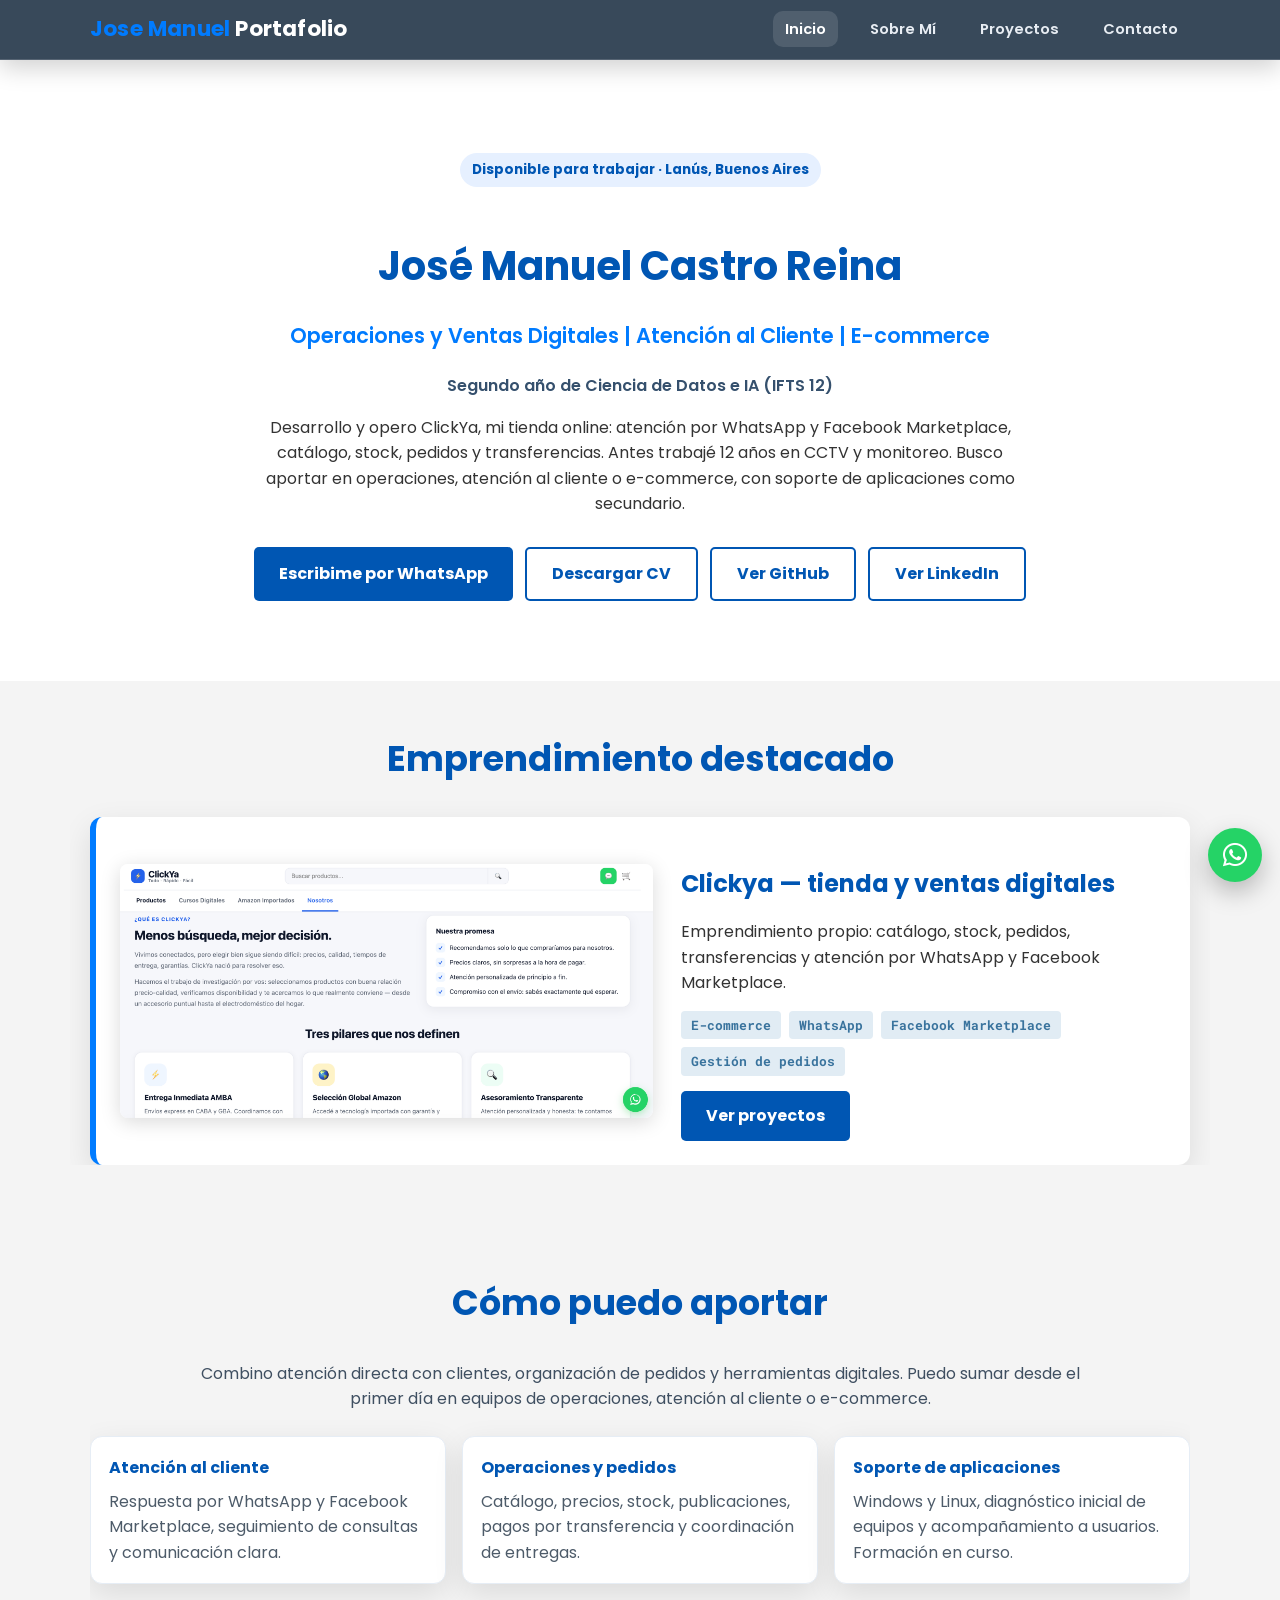
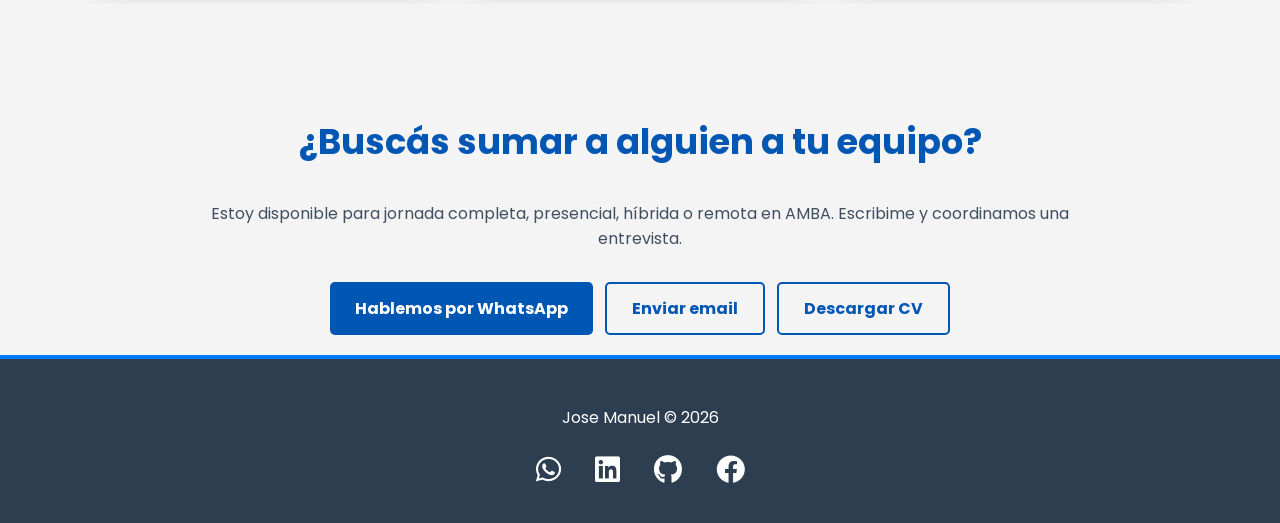
<file: index.html>
<!DOCTYPE html>
<html lang="es">
<head>
    <meta charset="UTF-8">
    <meta name="viewport" content="width=device-width, initial-scale=1.0">
    <link href="https://fonts.googleapis.com/css2?family=Poppins:wght@300;400;600;700&family=Roboto+Mono:wght@400;700&display=swap" rel="stylesheet">
    <link rel="stylesheet" href="https://cdnjs.cloudflare.com/ajax/libs/font-awesome/6.0.0-beta3/css/all.min.css">
    <link rel="stylesheet" href="css/normalize.css">
    <link rel="stylesheet" href="css/style.css">
    <meta name="description" content="José Manuel Castro Reina — Operaciones y Ventas Digitales, Atención al Cliente y E-commerce. ClickYa, WhatsApp, catálogo, stock y pedidos. Lanús, Buenos Aires.">
    <meta name="author" content="José Manuel Castro Reina">
    <meta property="og:type" content="website">
    <meta property="og:title" content="José Manuel Castro Reina | Operaciones y Ventas Digitales">
    <meta property="og:description" content="Operaciones y ventas digitales, atención al cliente y e-commerce. ClickYa, WhatsApp, catálogo, stock y pedidos.">
    <meta property="og:url" content="https://JoseManuel-TI.github.io/mi-portafolio/">
    <meta property="og:locale" content="es_AR">
    <meta property="og:image" content="https://JoseManuel-TI.github.io/mi-portafolio/img/img_sistema_reventas.png">
    <meta property="og:image:alt" content="Clickya, tienda online y ventas digitales">
    <meta name="twitter:card" content="summary_large_image">
    <meta name="twitter:title" content="José Manuel Castro Reina | Operaciones y Ventas Digitales">
    <meta name="twitter:description" content="Operaciones y ventas digitales, atención al cliente y e-commerce. ClickYa, WhatsApp, catálogo, stock y pedidos.">
    <link rel="canonical" href="https://JoseManuel-TI.github.io/mi-portafolio/">
    <script type="application/ld+json">
    {
      "@context": "https://schema.org",
      "@type": "Person",
      "name": "José Manuel Castro Reina",
      "jobTitle": "Operaciones y Ventas Digitales | Atención al Cliente | E-commerce",
      "url": "https://JoseManuel-TI.github.io/mi-portafolio/",
      "email": "mailto:jcmanueldj@gmail.com",
      "telephone": "+54-9-11-2626-8359",
      "address": {
        "@type": "PostalAddress",
        "addressLocality": "Lanús Este",
        "addressRegion": "Buenos Aires",
        "addressCountry": "AR"
      },
      "sameAs": [
        "https://www.linkedin.com/in/josemanuell/",
        "https://github.com/JoseManuel-TI"
      ],
      "knowsAbout": [
        "Atención al cliente",
        "Ventas digitales",
        "E-commerce",
        "Gestión de pedidos",
        "WhatsApp",
        "Facebook Marketplace",
        "Soporte de aplicaciones"
      ]
    }
    </script>
    <title>José Manuel Castro Reina | Operaciones y Ventas Digitales</title>
</head>
<body>
    <header>
        <div class="container">
            <div id="branding">
                <a href="index.html"><span class="highlight">Jose Manuel</span> Portafolio</a>
            </div>
            <nav class="navigation"> 
                <button class="nav-toggle" type="button" aria-expanded="false" aria-label="Abrir menú" aria-controls="site-menu">
                    <span></span>
                    <span></span>
                    <span></span>
                </button>
                <ul id="site-menu">
                    <li class="current"><a href="index.html">Inicio</a></li>
                    <li><a href="sobremi.html">Sobre Mí</a></li>
                    <li><a href="proyectos.html">Proyectos</a></li>
                    <li><a href="contacto.html">Contacto</a></li>
                </ul>
            </nav>
        </div>
    </header>

    <main>
        <section class="hero">
            <div class="container">
                <p class="eyebrow">Disponible para trabajar · Lanús, Buenos Aires</p>
                <h1>José Manuel Castro Reina</h1>
                <p class="subtitle">Operaciones y Ventas Digitales | Atención al Cliente | E-commerce</p>
                <p class="study-line">Segundo año de Ciencia de Datos e IA (IFTS 12)</p>
                <p class="hero-copy">Desarrollo y opero ClickYa, mi tienda online: atención por WhatsApp y Facebook Marketplace, catálogo, stock, pedidos y transferencias. Antes trabajé 12 años en CCTV y monitoreo. Busco aportar en operaciones, atención al cliente o e-commerce, con soporte de aplicaciones como secundario.</p>
                <div class="hero-actions">
                    <a href="https://wa.me/5491126268359?text=Hola%20Jos%C3%A9%2C%20vi%20tu%20portafolio%20y%20quiero%20consultarte%20por%20una%20oportunidad%20en%20operaciones%2C%20atenci%C3%B3n%20al%20cliente%20o%20e-commerce." class="btn btn-primary" target="_blank" rel="noopener">Escribime por WhatsApp</a>
                    <a href="JoseManuel-CV.pdf" class="btn btn-secondary" download>Descargar CV</a>
                    <a href="https://github.com/JoseManuel-TI" class="btn btn-secondary" target="_blank" rel="noopener">Ver GitHub</a>
                    <a href="https://www.linkedin.com/in/josemanuell/" class="btn btn-secondary" target="_blank" rel="noopener">Ver LinkedIn</a>
                </div>
            </div>
        </section>

        <section id="proyectos" class="container highlight-project">
            <h2 class="section-title">Emprendimiento destacado</h2>
            <div class="project-card">
                <img class="project-demo" src="img/img_sistema_reventas.png" alt="Clickya, tienda online y ventas digitales">
                <div class="project-highlight-content">
                    <h3>Clickya — tienda y ventas digitales</h3>
                    <p>Emprendimiento propio: catálogo, stock, pedidos, transferencias y atención por WhatsApp y Facebook Marketplace.</p>
                    <div class="tech-tags">
                        <span>E-commerce</span>
                        <span>WhatsApp</span>
                        <span>Facebook Marketplace</span>
                        <span>Gestión de pedidos</span>
                    </div>
                    <a href="proyectos.html" class="btn btn-primary">Ver proyectos</a>
                </div>
            </div>
        </section>

        <section id="aporte" class="container about-me-section">
            <h2 class="section-title">Cómo puedo aportar</h2>
            <p class="about-lead">Combino atención directa con clientes, organización de pedidos y herramientas digitales. Puedo sumar desde el primer día en equipos de operaciones, atención al cliente o e-commerce.</p>
            <div class="contribution-grid">
                <article class="value-item">
                    <h4>Atención al cliente</h4>
                    <p>Respuesta por WhatsApp y Facebook Marketplace, seguimiento de consultas y comunicación clara.</p>
                </article>
                <article class="value-item">
                    <h4>Operaciones y pedidos</h4>
                    <p>Catálogo, precios, stock, publicaciones, pagos por transferencia y coordinación de entregas.</p>
                </article>
                <article class="value-item">
                    <h4>Soporte de aplicaciones</h4>
                    <p>Windows y Linux, diagnóstico inicial de equipos y acompañamiento a usuarios. Formación en curso.</p>
                </article>
            </div>
        </section>

        <section class="container about-me-section">
            <h2 class="section-title">¿Buscás sumar a alguien a tu equipo?</h2>
            <p class="about-lead">Estoy disponible para jornada completa, presencial, híbrida o remota en AMBA. Escribime y coordinamos una entrevista.</p>
            <div class="hero-actions">
                <a href="https://wa.me/5491126268359?text=Hola%20Jos%C3%A9%2C%20vi%20tu%20portafolio%20y%20quiero%20consultarte%20por%20una%20oportunidad%20en%20operaciones%2C%20atenci%C3%B3n%20al%20cliente%20o%20e-commerce." class="btn btn-primary" target="_blank" rel="noopener">Hablemos por WhatsApp</a>
                <a href="mailto:jcmanueldj@gmail.com?subject=Oportunidad%20en%20operaciones%20%2F%20atenci%C3%B3n%20al%20cliente" class="btn btn-secondary">Enviar email</a>
                <a href="JoseManuel-CV.pdf" class="btn btn-secondary" download>Descargar CV</a>
            </div>
        </section>
    </main>

    <footer>
        <div class="container">
            <p>Jose Manuel &copy; 2026</p>
            <div class="social-icons">
                <a href="https://wa.me/5491126268359" target="_blank" rel="noopener" aria-label="WhatsApp">
                    <i class="fab fa-whatsapp"></i>
                </a>
                <a href="https://www.linkedin.com/in/josemanuell/" target="_blank" rel="noopener" aria-label="LinkedIn">
                    <i class="fab fa-linkedin"></i>
                </a>
                <a href="https://github.com/JoseManuel-TI" target="_blank" rel="noopener" aria-label="GitHub">
                    <i class="fab fa-github"></i>
                </a>
                <a href="https://www.facebook.com/profile.php?id=61586105055388" target="_blank" rel="noopener" aria-label="Facebook">
                    <i class="fab fa-facebook"></i>
                </a>
            </div>
        </div>
    </footer>

    <a class="whatsapp-float" href="https://wa.me/5491126268359" target="_blank" rel="noopener" aria-label="Escribime por WhatsApp"><i class="fab fa-whatsapp"></i></a>
    <script src="js/script.js"></script>
</body>
</html>
</file>
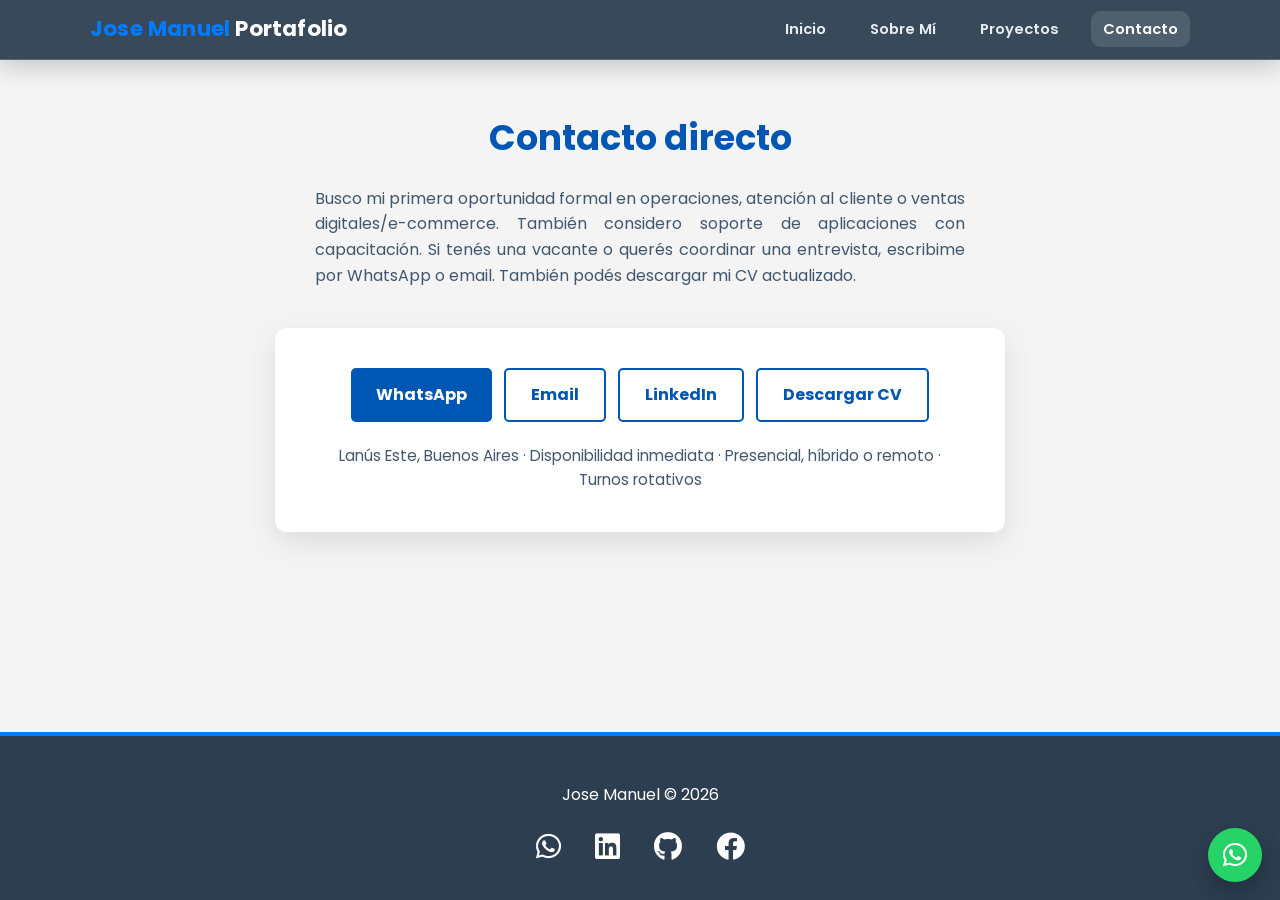
<file: contacto.html>
<!DOCTYPE html>
<html lang="es">
<head>
    <meta charset="UTF-8">
    <meta name="viewport" content="width=device-width, initial-scale=1.0">
    <link href="https://fonts.googleapis.com/css2?family=Poppins:wght@300;400;600;700&family=Roboto+Mono:wght@400;700&display=swap" rel="stylesheet">
    <link rel="stylesheet" href="https://cdnjs.cloudflare.com/ajax/libs/font-awesome/6.0.0-beta3/css/all.min.css">
    <link rel="stylesheet" href="css/normalize.css">
    <link rel="stylesheet" href="css/style.css">
    <meta name="description" content="Contacto de José Manuel Castro Reina para oportunidades en operaciones, atención al cliente y ventas digitales/e-commerce en Buenos Aires.">
    <meta property="og:type" content="website">
    <meta property="og:title" content="Contacto | José Manuel Castro Reina">
    <meta property="og:description" content="Hablemos por WhatsApp o email para oportunidades en operaciones, atención al cliente o e-commerce.">
    <meta property="og:url" content="https://JoseManuel-TI.github.io/mi-portafolio/contacto.html">
    <meta property="og:image" content="https://JoseManuel-TI.github.io/mi-portafolio/img/img_sistema_reventas.png">
    <link rel="canonical" href="https://JoseManuel-TI.github.io/mi-portafolio/contacto.html">
    <title>Contacto | José Manuel Castro Reina</title>
</head>
<body>
    <header>
        <div class="container">
            <div id="branding">
                <a href="index.html"><span class="highlight">Jose Manuel</span> Portafolio</a>
            </div>
            <nav class="navigation">
                <button class="nav-toggle" type="button" aria-expanded="false" aria-label="Abrir menú" aria-controls="site-menu">
                    <span></span>
                    <span></span>
                    <span></span>
                </button>
                <ul id="site-menu">
                    <li><a href="index.html">Inicio</a></li>
                    <li><a href="sobremi.html">Sobre Mí</a></li>
                    <li><a href="proyectos.html">Proyectos</a></li>
                    <li class="current"><a href="contacto.html">Contacto</a></li>
                </ul>
            </nav>
        </div>
    </header>

    <section id="contact" class="container">
        <h1 class="section-title">Contacto directo</h1>
        <p class="contact-lead">
            Busco mi primera oportunidad formal en operaciones, atención al cliente o ventas digitales/e-commerce. También considero soporte de aplicaciones con capacitación. Si tenés una vacante o querés coordinar una entrevista, escribime por WhatsApp o email. También podés descargar mi CV actualizado.
        </p>

        <div class="contact-card">
            <div class="contact-links">
                <a class="btn btn-primary" href="https://wa.me/5491126268359?text=Hola%20Jos%C3%A9%2C%20vi%20tu%20portafolio%20y%20quiero%20consultarte%20por%20una%20oportunidad%20en%20operaciones%2C%20atenci%C3%B3n%20al%20cliente%20o%20e-commerce." target="_blank" rel="noopener">WhatsApp</a>
                <a class="btn btn-secondary" href="mailto:jcmanueldj@gmail.com?subject=Oportunidad%20en%20operaciones%20%2F%20atenci%C3%B3n%20al%20cliente">Email</a>
                <a class="btn btn-secondary" href="https://www.linkedin.com/in/josemanuell/" target="_blank" rel="noopener">LinkedIn</a>
                <a class="btn btn-secondary" href="JoseManuel-CV.pdf" download>Descargar CV</a>
            </div>
            <p class="contact-meta">Lanús Este, Buenos Aires · Disponibilidad inmediata · Presencial, híbrido o remoto · Turnos rotativos</p>
        </div>
    </section>

    <footer>
        <div class="container">
            <p>Jose Manuel &copy; 2026</p>
            <div class="social-icons">
                <a href="https://wa.me/5491126268359" target="_blank" rel="noopener" aria-label="WhatsApp">
                    <i class="fab fa-whatsapp"></i>
                </a>
                <a href="https://www.linkedin.com/in/josemanuell/" target="_blank" rel="noopener" aria-label="LinkedIn">
                    <i class="fab fa-linkedin"></i>
                </a>
                <a href="https://github.com/JoseManuel-TI" target="_blank" rel="noopener" aria-label="GitHub">
                    <i class="fab fa-github"></i>
                </a>
                <a href="https://www.facebook.com/profile.php?id=61586105055388" target="_blank" rel="noopener" aria-label="Facebook">
                    <i class="fab fa-facebook"></i>
                </a>
            </div>
        </div>
    </footer>

    <a class="whatsapp-float" href="https://wa.me/5491126268359" target="_blank" rel="noopener" aria-label="Escribime por WhatsApp"><i class="fab fa-whatsapp"></i></a>
    <script src="js/script.js"></script>
</body>
</html>
</file>
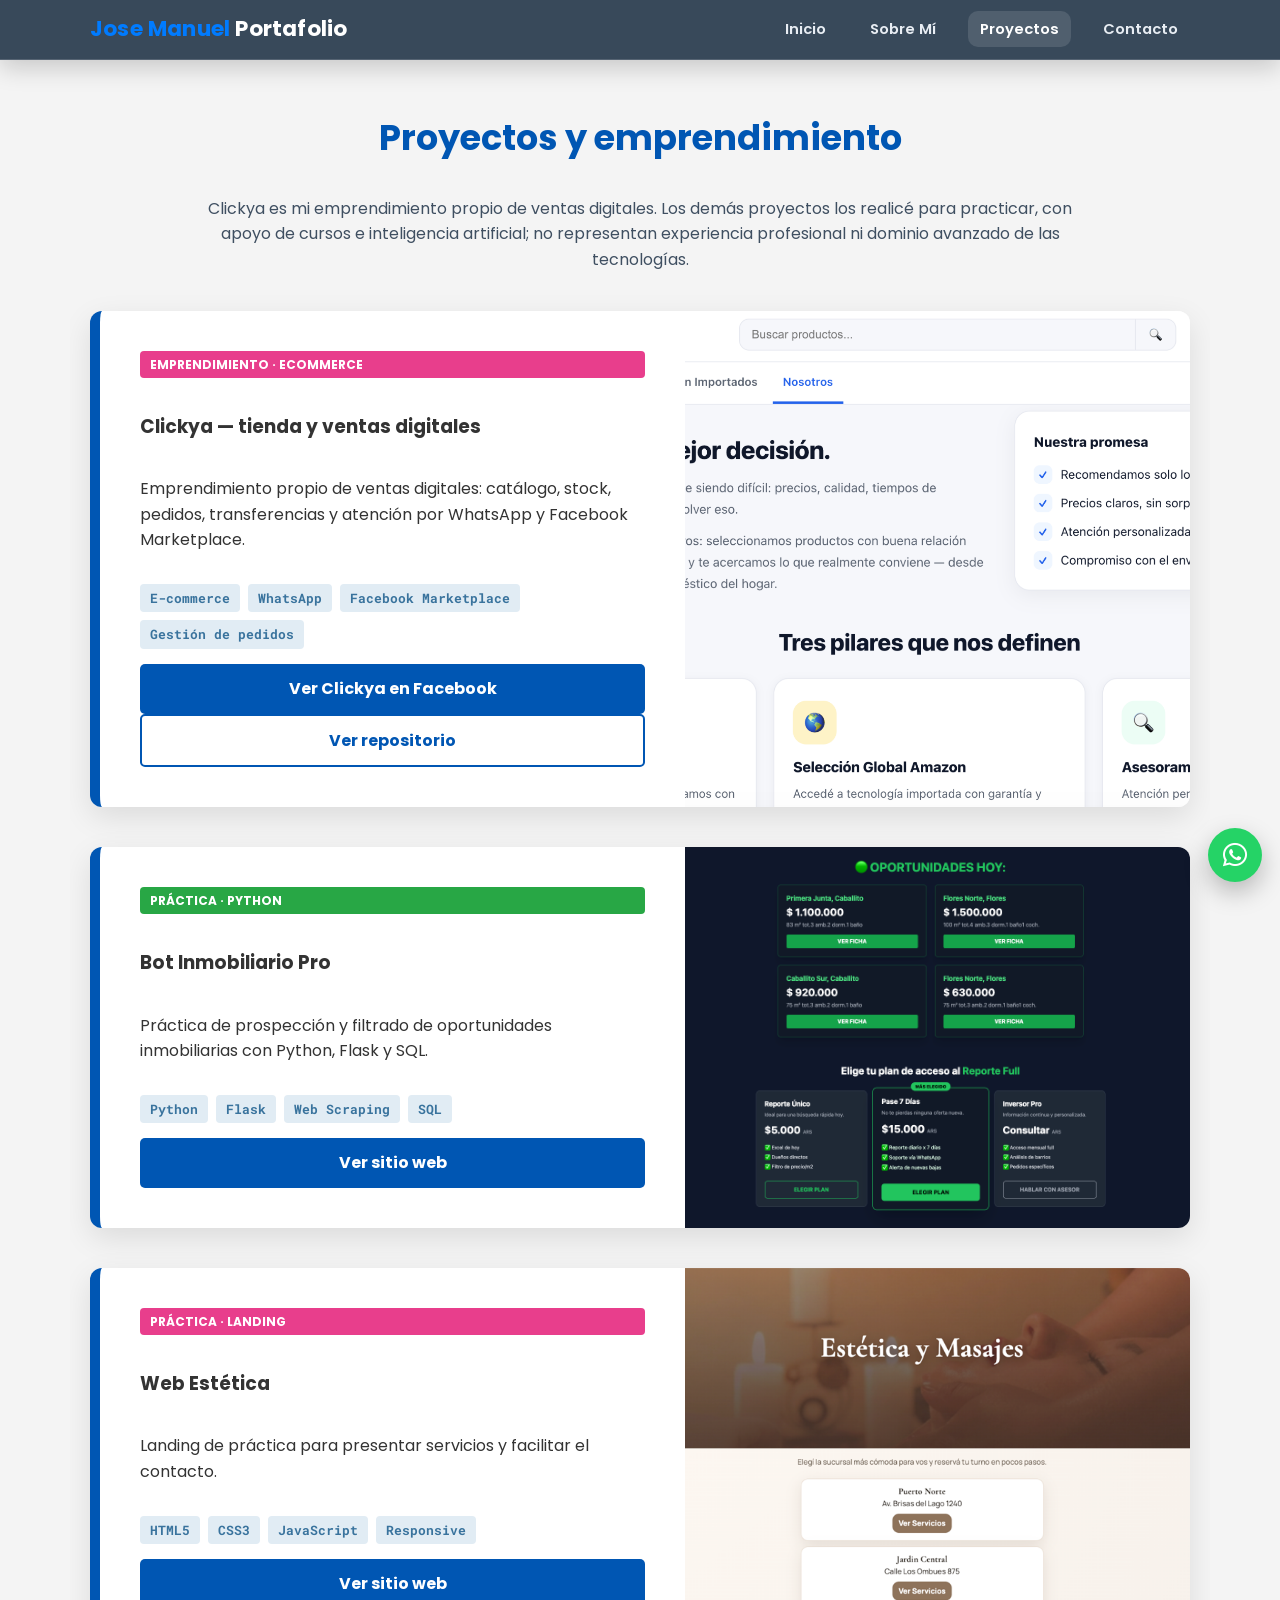
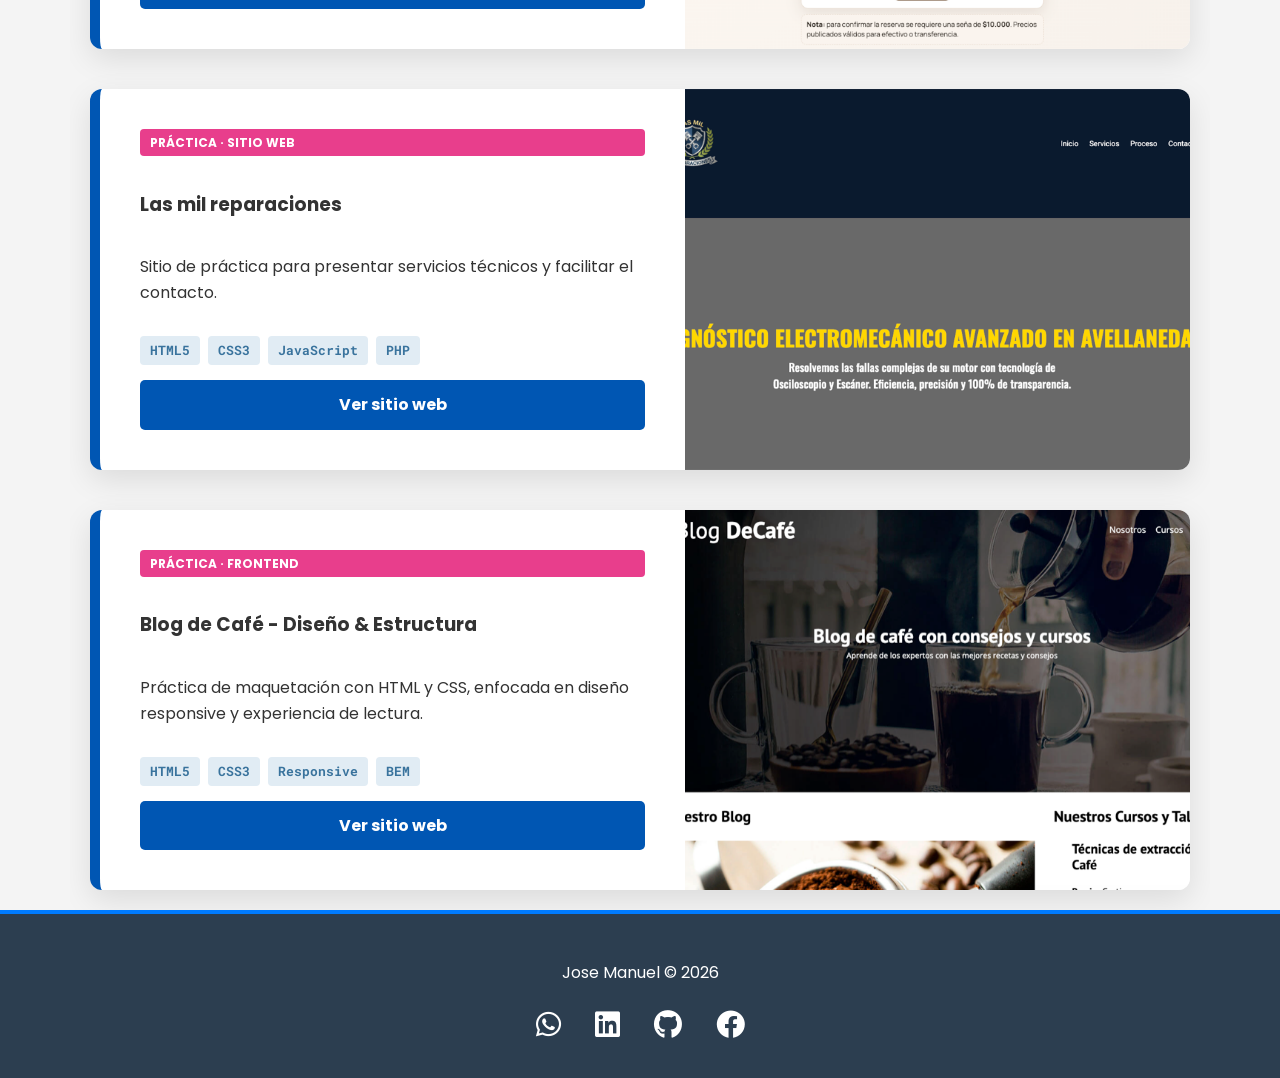
<file: proyectos.html>
<!DOCTYPE html>
<html lang="es">
<head>
    <meta charset="UTF-8">
    <meta name="viewport" content="width=device-width, initial-scale=1.0">
    <link href="https://fonts.googleapis.com/css2?family=Poppins:wght@300;400;600;700&family=Roboto+Mono:wght@400;700&display=swap" rel="stylesheet">
    <link rel="stylesheet" href="https://cdnjs.cloudflare.com/ajax/libs/font-awesome/6.0.0-beta3/css/all.min.css">
    <link rel="stylesheet" href="css/normalize.css">
    <link rel="stylesheet" href="css/style.css">
    <meta name="description" content="Proyectos y emprendimiento de José Manuel Castro Reina: ClickYa (ventas digitales), Python, Flask, FastAPI, SQL y frontend básico.">
    <meta property="og:type" content="website">
    <meta property="og:title" content="Proyectos | José Manuel Castro Reina">
    <meta property="og:description" content="ClickYa y proyectos de aprendizaje: ventas digitales, Python, Flask, FastAPI, SQL y frontend.">
    <meta property="og:url" content="https://JoseManuel-TI.github.io/mi-portafolio/proyectos.html">
    <meta property="og:image" content="https://JoseManuel-TI.github.io/mi-portafolio/img/img_sistema_reventas.png">
    <link rel="canonical" href="https://JoseManuel-TI.github.io/mi-portafolio/proyectos.html">
    <title>Proyectos | José Manuel Castro Reina</title>
</head>
<body>
    <header>
        <div class="container">
            <div id="branding">
                <a href="index.html"><span class="highlight">Jose Manuel</span> Portafolio</a>
            </div>
            <nav class="navigation">
                <button class="nav-toggle" type="button" aria-expanded="false" aria-label="Abrir menú" aria-controls="site-menu">
                    <span></span>
                    <span></span>
                    <span></span>
                </button>
                <ul id="site-menu">
                    <li><a href="index.html">Inicio</a></li>
                    <li><a href="sobremi.html">Sobre Mí</a></li>
                    <li class="current"><a href="proyectos.html">Proyectos</a></li>
                    <li><a href="contacto.html">Contacto</a></li>
                </ul>
            </nav>
        </div>
    </header>

    <main>
        <section id="projects" class="container">
            <h1 class="section-title">Proyectos y emprendimiento</h1>
            <p class="about-lead">Clickya es mi emprendimiento propio de ventas digitales. Los demás proyectos los realicé para practicar, con apoyo de cursos e inteligencia artificial; no representan experiencia profesional ni dominio avanzado de las tecnologías.</p>
            
            <div class="projects-list-unified">
                
                <div class="project-card-row">
                <div class="project-content">
                    <span class="tag tag-web">EMPRENDIMIENTO · ECOMMERCE</span>
                    <h3>Clickya — tienda y ventas digitales</h3>
                    <p>Emprendimiento propio de ventas digitales: catálogo, stock, pedidos, transferencias y atención por WhatsApp y Facebook Marketplace.</p>
                    <div class="tech-tags">
                        <span>E-commerce</span> <span>WhatsApp</span> <span>Facebook Marketplace</span> <span>Gestión de pedidos</span>
                    </div>
                    <a href="https://www.facebook.com/profile.php?id=61592346491700&amp;locale=es_LA" class="btn btn-primary" target="_blank" rel="noopener">Ver Clickya en Facebook</a>
                    <a href="https://github.com/JoseManuel-TI/sistema-reventa" class="btn btn-secondary" target="_blank" rel="noopener">Ver repositorio</a>
                </div>
                <div class="project-image-container">
                    <img src="img/img_sistema_reventas.png" alt="Clickya, tienda online y ventas digitales">
                </div>
            </div>

            <div class="project-card-row">
                <div class="project-content">
                    <span class="tag tag-ia">PRÁCTICA · PYTHON</span>
                    <h3>Bot Inmobiliario Pro</h3>
                    <p>Práctica de prospección y filtrado de oportunidades inmobiliarias con Python, Flask y SQL.</p>
                    <div class="tech-tags">
                        <span>Python</span> <span>Flask</span> <span>Web Scraping</span> <span>SQL</span>
                    </div>
                    <a href="https://bot-inmobiliario-pro.onrender.com/" class="btn btn-primary" target="_blank" rel="noopener">Ver sitio web</a>
                </div>
                <div class="project-image-container">
                    <img src="img/AppInmobiliaria.png" alt="App Inmobiliaria">
                </div>
            </div>

            <div class="project-card-row">
                <div class="project-content">
                    <span class="tag tag-web">PRÁCTICA · LANDING</span>
                    <h3>Web Estética</h3>
                    <p>Landing de práctica para presentar servicios y facilitar el contacto.</p>
                    <div class="tech-tags">
                        <span>HTML5</span> <span>CSS3</span> <span>JavaScript</span> <span>Responsive</span>
                    </div>
                    <a href="https://web-estetica.onrender.com/" class="btn btn-primary" target="_blank" rel="noopener">Ver sitio web</a>
                </div>
                <div class="project-image-container">
                    <img src="img/esteti.png" alt="web-estetica">
                </div>
            </div>

            <div class="project-card-row">
                <div class="project-content">
                    <span class="tag tag-web">PRÁCTICA · SITIO WEB</span>
                    <h3>Las mil reparaciones</h3>
                    <p>Sitio de práctica para presentar servicios técnicos y facilitar el contacto.</p>
                    <div class="tech-tags">
                        <span>HTML5</span> <span>CSS3</span> <span>JavaScript</span> <span>PHP</span>
                    </div>
                    <a href="https://lasmilreparaciones.netlify.app/" class="btn btn-primary" target="_blank" rel="noopener">Ver sitio web</a>
                </div>
                <div class="project-image-container">
                    <img src="img/lasmil.png" alt="Las Mil Reparaciones">
                </div>
            </div>

            <div class="project-card-row">
              <div class="project-content">
                  <span class="tag tag-web">PRÁCTICA · FRONTEND</span>
                  <h3>Blog de Café - Diseño & Estructura</h3>
                  <p>Práctica de maquetación con HTML y CSS, enfocada en diseño responsive y experiencia de lectura.</p>
                  <div class="tech-tags">
                      <span>HTML5</span> <span>CSS3</span> <span>Responsive</span> <span>BEM</span>
                  </div>
                  <a href="https://JoseManuel-TI.github.io/blogdecafe/" class="btn btn-primary" target="_blank" rel="noopener">Ver sitio web</a>
              </div>
              <div class="project-image-container">
                  <img src="img/proyecto-1.png" alt="Blog de Cafe">
              </div>
            </div>

            </div>
        </section>
    </main>

    <footer>
        <div class="container">
            <p>Jose Manuel &copy; 2026</p>
            <div class="social-icons">
                <a href="https://wa.me/5491126268359" target="_blank" rel="noopener" aria-label="WhatsApp">
                    <i class="fab fa-whatsapp"></i>
                </a>
                <a href="https://www.linkedin.com/in/josemanuell/" target="_blank" rel="noopener" aria-label="LinkedIn">
                    <i class="fab fa-linkedin"></i>
                </a>
                <a href="https://github.com/JoseManuel-TI" target="_blank" rel="noopener" aria-label="GitHub">
                    <i class="fab fa-github"></i>
                </a>
                <a href="https://www.facebook.com/profile.php?id=61586105055388" target="_blank" rel="noopener" aria-label="Facebook">
                    <i class="fab fa-facebook"></i>
                </a>
            </div>
        </div>
    </footer>

    <a class="whatsapp-float" href="https://wa.me/5491126268359" target="_blank" rel="noopener" aria-label="Escribime por WhatsApp"><i class="fab fa-whatsapp"></i></a>
    <script src="js/script.js"></script>
</body>
</html>
</file>
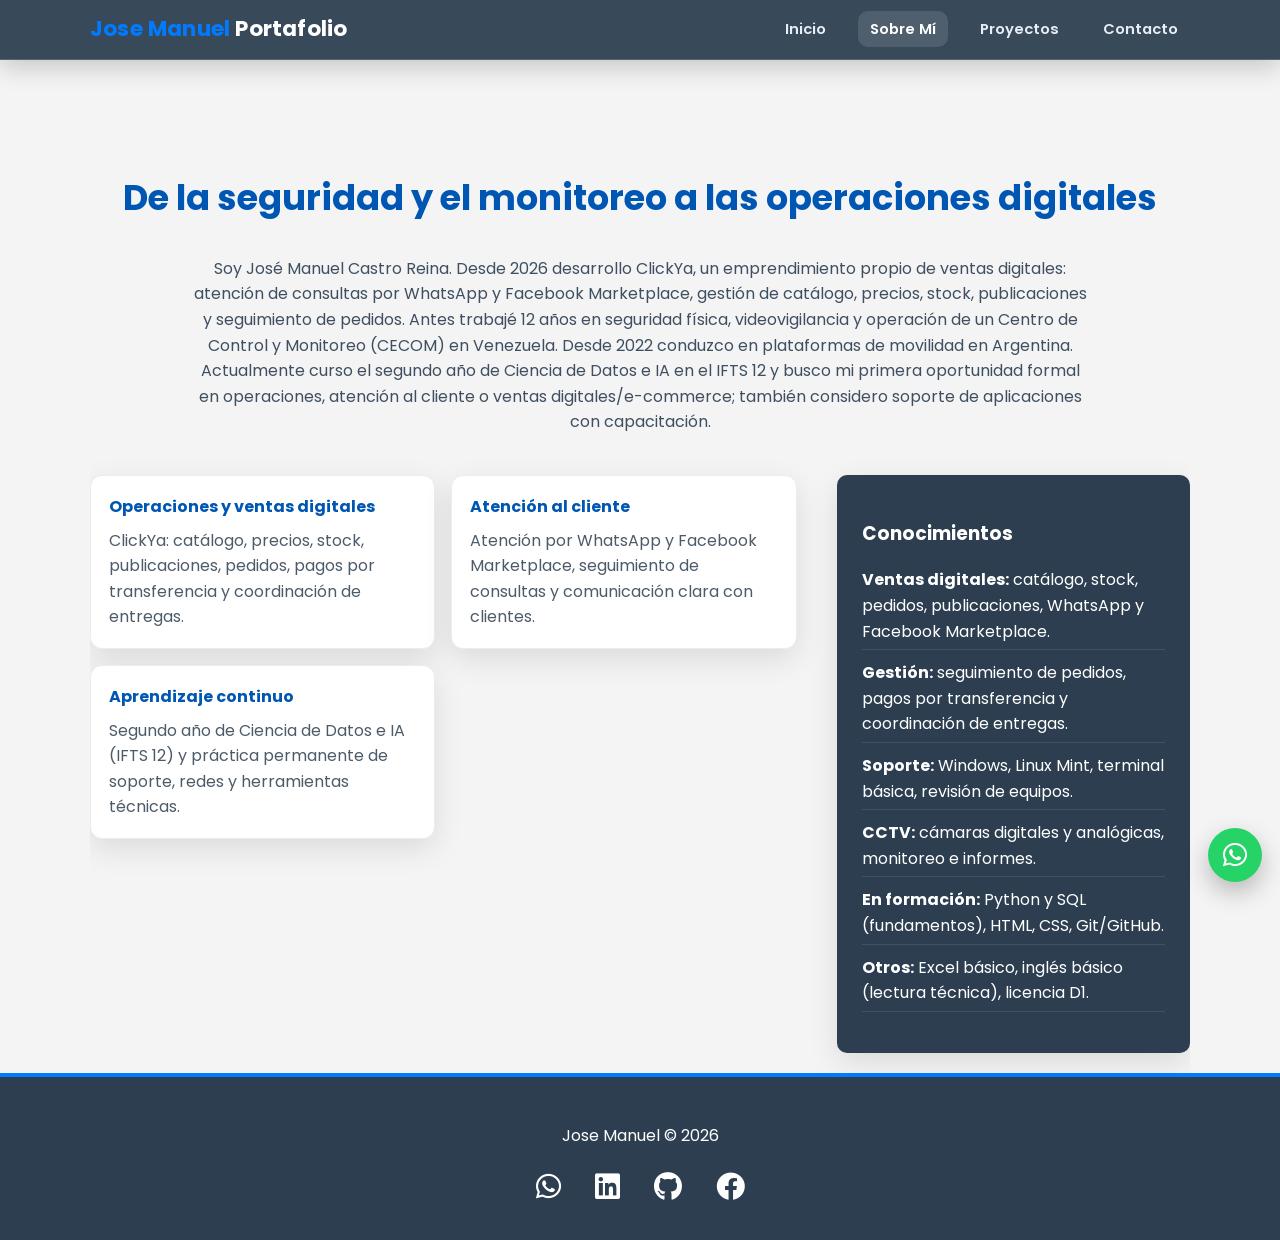
<file: sobremi.html>
<!DOCTYPE html>
<html lang="es">
<head>
    <meta charset="UTF-8">
    <meta name="viewport" content="width=device-width, initial-scale=1.0">
    <link href="https://fonts.googleapis.com/css2?family=Poppins:wght@300;400;600;700&family=Roboto+Mono:wght@400;700&display=swap" rel="stylesheet">
    <link rel="stylesheet" href="https://cdnjs.cloudflare.com/ajax/libs/font-awesome/6.0.0-beta3/css/all.min.css">
    <link rel="stylesheet" href="css/normalize.css">
    <link rel="stylesheet" href="css/style.css">
    <meta name="description" content="Perfil de José Manuel Castro Reina: operaciones y ventas digitales, atención al cliente, e-commerce, CCTV y soporte de aplicaciones en formación.">
    <meta property="og:type" content="profile">
    <meta property="og:title" content="Sobre mí | José Manuel Castro Reina">
    <meta property="og:description" content="Operaciones y ventas digitales, atención al cliente, e-commerce y soporte de aplicaciones.">
    <meta property="og:url" content="https://JoseManuel-TI.github.io/mi-portafolio/sobremi.html">
    <meta property="og:image" content="https://JoseManuel-TI.github.io/mi-portafolio/img/img_sistema_reventas.png">
    <link rel="canonical" href="https://JoseManuel-TI.github.io/mi-portafolio/sobremi.html">
    <title>Sobre mí | José Manuel Castro Reina</title>
</head>
<body>
    <header>
        <div class="container">
            <div id="branding">
                <a href="index.html"><span class="highlight">Jose Manuel</span> Portafolio</a>
            </div>
            <nav class="navigation">
                <button class="nav-toggle" type="button" aria-expanded="false" aria-label="Abrir menú" aria-controls="site-menu">
                    <span></span>
                    <span></span>
                    <span></span>
                </button>
                <ul id="site-menu">
                    <li><a href="index.html">Inicio</a></li>
                    <li class="current"><a href="sobremi.html">Sobre Mí</a></li>
                    <li><a href="proyectos.html">Proyectos</a></li>
                    <li><a href="contacto.html">Contacto</a></li>
                </ul>
            </nav>
        </div>
    </header>

    <main>
        <section class="container about-me-section">
            <!-- <p class="eyebrow">Sobre mí</p> -->
            <h1 class="section-title">De la seguridad y el monitoreo a las operaciones digitales</h1>

            <p class="about-lead">
                Soy José Manuel Castro Reina. Desde 2026 desarrollo ClickYa, un emprendimiento propio de ventas digitales: atención de consultas por WhatsApp y Facebook Marketplace, gestión de catálogo, precios, stock, publicaciones y seguimiento de pedidos. Antes trabajé 12 años en seguridad física, videovigilancia y operación de un Centro de Control y Monitoreo (CECOM) en Venezuela. Desde 2022 conduzco en plataformas de movilidad en Argentina. Actualmente curso el segundo año de Ciencia de Datos e IA en el IFTS 12 y busco mi primera oportunidad formal en operaciones, atención al cliente o ventas digitales/e-commerce; también considero soporte de aplicaciones con capacitación.
            </p>

            <div class="about-grid">
                <div class="about-text">
                    <div class="values-grid">
                        <article class="value-item">
                            <h4>Operaciones y ventas digitales</h4>
                            <p>ClickYa: catálogo, precios, stock, publicaciones, pedidos, pagos por transferencia y coordinación de entregas.</p>
                        </article>
                        <article class="value-item">
                            <h4>Atención al cliente</h4>
                            <p>Atención por WhatsApp y Facebook Marketplace, seguimiento de consultas y comunicación clara con clientes.</p>
                        </article>
                        <article class="value-item">
                            <h4>Aprendizaje continuo</h4>
                            <p>Segundo año de Ciencia de Datos e IA (IFTS 12) y práctica permanente de soporte, redes y herramientas técnicas.</p>
                        </article>
                    </div>
                </div>

                <aside class="about-stack">
                    <h3>Conocimientos</h3>
                    <ul class="tech-list">
                        <li><strong>Ventas digitales:</strong> catálogo, stock, pedidos, publicaciones, WhatsApp y Facebook Marketplace.</li>
                        <li><strong>Gestión:</strong> seguimiento de pedidos, pagos por transferencia y coordinación de entregas.</li>
                        <li><strong>Soporte:</strong> Windows, Linux Mint, terminal básica, revisión de equipos.</li>
                        <li><strong>CCTV:</strong> cámaras digitales y analógicas, monitoreo e informes.</li>
                        <li><strong>En formación:</strong> Python y SQL (fundamentos), HTML, CSS, Git/GitHub.</li>
                        <li><strong>Otros:</strong> Excel básico, inglés básico (lectura técnica), licencia D1.</li>
                    </ul>
                </aside>
            </div>
        </section>
    </main>

    <footer>
        <div class="container">
            <p>Jose Manuel &copy; 2026</p>
            <div class="social-icons">
                <a href="https://wa.me/5491126268359" target="_blank" rel="noopener" aria-label="WhatsApp">
                    <i class="fab fa-whatsapp"></i>
                </a>
                <a href="https://www.linkedin.com/in/josemanuell/" target="_blank" rel="noopener" aria-label="LinkedIn">
                    <i class="fab fa-linkedin"></i>
                </a>
                <a href="https://github.com/JoseManuel-TI" target="_blank" rel="noopener" aria-label="GitHub">
                    <i class="fab fa-github"></i>
                </a>
                <a href="https://www.facebook.com/profile.php?id=61586105055388" target="_blank" rel="noopener" aria-label="Facebook">
                    <i class="fab fa-facebook"></i>
                </a>
            </div>
        </div>
    </footer>

    <a class="whatsapp-float" href="https://wa.me/5491126268359" target="_blank" rel="noopener" aria-label="Escribime por WhatsApp"><i class="fab fa-whatsapp"></i></a>
    <script src="js/script.js"></script>
</body>
</html>
</file>
<file: css/style.css>
/* --- VARIABLES Y CONFIGURACIÓN --- */
:root {
    --primary-color: #0056b3;    /* Azul Seniority */
    --secondary-color: #007bff;  /* Azul Acción */
    --bg-dark: #2c3e50;          /* Gris Oscuro (Header/Footer) */
    --bg-light: #f4f4f4;         /* Fondo General */
    --white: #ffffff;
    --text-color: #333;
    --shadow: 0 10px 30px rgba(0,0,0,0.1);
}

/* --- GENERALES --- */
body {
    font-family: 'Poppins', sans-serif;
    margin: 0;
    padding: 0;
    line-height: 1.6;
    color: var(--text-color);
    background-color: var(--bg-light);

    display: flex;
    flex-direction: column;
    min-height: 100vh;
    margin: 0;
}

main, section.container {
    flex: 1; /* Esto empuja el footer hacia abajo */
}

.container {
    width: 90%;
    max-width: 1100px;
    margin: auto;
    overflow: hidden;
}

/* --- ENCABEZADO (HEADER) --- */
header {
    position: sticky;
    top: 0;
    z-index: 1000;
    background: rgba(44, 62, 80, 0.94);
    backdrop-filter: blur(8px);
    color: var(--white);
    padding: 0.75rem 0;
    border-bottom: 1px solid rgba(255,255,255,0.15);
    box-shadow: 0 8px 24px rgba(0,0,0,0.18);
}

header .container {
    display: flex;
    justify-content: space-between;
    align-items: center;
    overflow: visible;
}

header #branding a {
    display: inline-block;
    color: var(--white);
    text-decoration: none;
    font-size: 1.35rem;
    font-weight: 700;
    letter-spacing: 0.2px;
}

header .highlight {
    color: var(--secondary-color);
}

/* Navegación */
.navigation ul {
    margin: 0;
    padding: 0;
    list-style: none;
    display: flex;
    gap: 20px;
}

.nav-toggle {
    display: none;
    width: 42px;
    height: 42px;
    border: 1px solid rgba(255,255,255,0.25);
    background: rgba(255,255,255,0.08);
    border-radius: 10px;
    cursor: pointer;
    align-items: center;
    justify-content: center;
    flex-direction: column;
    gap: 5px;
}

.nav-toggle span {
    width: 18px;
    height: 2px;
    border-radius: 2px;
    background: #fff;
    transition: transform 0.2s ease, opacity 0.2s ease;
}

.nav-toggle[aria-expanded="true"] span:nth-child(1) {
    transform: translateY(7px) rotate(45deg);
}

.nav-toggle[aria-expanded="true"] span:nth-child(2) {
    opacity: 0;
}

.nav-toggle[aria-expanded="true"] span:nth-child(3) {
    transform: translateY(-7px) rotate(-45deg);
}

.navigation a {
    color: #e8edf3;
    text-decoration: none;
    text-transform: none;
    font-size: 0.92rem;
    font-weight: 600;
    transition: 0.25s ease;
    padding: 8px 12px;
    border-radius: 10px;
}

.navigation a:hover, .current a {
    color: #ffffff;
    background: rgba(255,255,255,0.12);
}

/* --- SECCIÓN HERO (INICIO) --- */
.hero {
    text-align: center;
    padding: 80px 0;
    background: var(--white);
}

.hero h1 { 
    font-size: 2.5rem; 
    color: var(--primary-color); 
    margin-bottom: 10px; 
}

.eyebrow {
    display: inline-block;
    padding: 6px 12px;
    border-radius: 999px;
    background: #e6f0ff;
    color: var(--primary-color);
    font-size: 0.85rem;
    font-weight: 700;
    margin-bottom: 14px;
}

.subtitle { 
    font-size: 1.3rem; 
    font-weight: 600; 
    color: var(--secondary-color); 
}

.study-line {
    margin-top: 6px;
    font-weight: 600;
    color: #35506d;
}

.hero-copy {
    max-width: 760px;
    margin: 16px auto 0;
}

.hero-text { 
    max-width: 750px; 
    margin: 20px auto; 
}

.cta-group { 
    display: flex; 
    justify-content: center; 
    gap: 15px; 
    margin-top: 30px; 
}
.btn { 
    padding: 12px 25px; 
    border-radius: 5px; 
    text-decoration: none; 
    font-weight: bold; 
    transition: 0.3s; 
    display: inline-flex;
    align-items: center;
    justify-content: center;
    text-align: center;
}
.btn-primary { 
    background: var(--primary-color); 
    color: var(--white); 
}
.btn-secondary { 
    border: 2px solid var(--primary-color); 
    color: var(--primary-color); 
    background: transparent;
}
.btn:hover { 
    transform: translateY(-3px); 
    box-shadow: var(--shadow); 
}

.hero-actions {
    display: flex;
    justify-content: center;
    gap: 12px;
    margin-top: 30px;
    flex-wrap: wrap;
}

.highlight-project .project-card {
    display: grid;
    grid-template-columns: 1.1fr 1fr;
    gap: 28px;
    background: #fff;
    border-radius: 12px;
    box-shadow: var(--shadow);
    padding: 24px;
    align-items: center;
}

.project-highlight-content h3 {
    font-size: 1.5rem;
    color: var(--primary-color);
    margin-bottom: 8px;
}

.project-highlight-content p {
    margin-bottom: 14px;
}

/* --- SECCIÓN SOBRE MÍ --- */
.about-me-section {
    padding: 60px 0 20px;
}

.about-lead {
    max-width: 900px;
    margin: 0 auto 18px;
    text-align: center;
    color: #3f4f61;
}

.about-grid { 
    display: grid; 
    grid-template-columns: 2fr 1fr; 
    gap: 40px; 
    margin-top: 40px; 
}

.values-grid {
    display: grid;
    grid-template-columns: repeat(2, minmax(0, 1fr));
    gap: 16px;
}

.contribution-grid {
    display: grid;
    grid-template-columns: repeat(3, minmax(0, 1fr));
    gap: 16px;
    margin-top: 24px;
}

.value-item {
    background: #ffffff;
    border-radius: 12px;
    padding: 18px;
    box-shadow: var(--shadow);
    border: 1px solid #e6edf5;
}

.value-item h4 {
    margin: 0 0 8px;
    color: var(--primary-color);
}

.value-item p {
    margin: 0;
    color: #4d5b69;
}

.about-stack { 
    background: var(--bg-dark); 
    color: var(--white); 
    padding: 25px; 
    border-radius: 10px; 
    box-shadow: var(--shadow);
    height: fit-content;
}
.tech-list { 
    list-style: none; 
    padding: 0; 
}
.tech-list li { 
    margin-bottom: 10px; 
    border-bottom: 1px solid rgba(255,255,255,0.1); 
    padding-bottom: 5px; 
}

/* --- PÁGINA DE PROYECTOS (UNIFICADA) --- */
.section-title { 
    text-align: center; 
    margin: 50px 0 30px; 
    font-size: 2.2rem; 
    color: var(--primary-color); 
}

.projects-list-unified {
    display: flex;
    flex-direction: column;
    gap: 40px;
    padding: 20px 0;
}

/* Cada tarjeta como un bloque horizontal sólido */
.project-card-row {
    display: flex; 
    justify-content: space-between; 
    align-items: stretch; 
    background: var(--white);
    border-radius: 12px;
    box-shadow: var(--shadow);
    overflow: hidden;
    min-height: 350px; 
    border-left: 10px solid var(--primary-color);
    transition: transform 0.3s ease;
}

.project-card-row:hover { transform: scale(1.01); }

.project-content {
    flex: 1; 
    padding: 40px;
    display: flex;
    flex-direction: column;
    justify-content: center;
}

.project-image-container {
    flex: 1; 
    max-width: 50%; 
    background: #f8f9fa;
}

.project-image-container img {
    width: 100%;
    height: 100%;
    object-fit: cover; 
}

/* Etiquetas y Tags */
.tag { 
    display: inline-block; 
    padding: 4px 10px; 
    border-radius: 4px; 
    font-size: 0.75rem; 
    font-weight: bold; 
    margin-bottom: 15px; 
    color: white; 
}
.tag-ia { background: #28a745; }
.tag-web { background: #e83e8c; }

.tech-tags { 
    display: flex; 
    flex-wrap: wrap; 
    gap: 8px; 
    margin: 15px 0; 
}
.tech-tags span { 
    background: #e1ecf4; 
    color: #39739d; 
    padding: 4px 10px; 
    border-radius: 4px; 
    font-size: 0.8rem; 
    font-weight: bold; 
}

/* --- FORMULARIO DE CONTACTO --- */
.contact-card { 
    background: var(--white); 
    padding: 40px; 
    border-radius: 12px; 
    box-shadow: var(--shadow); 
    max-width: 650px; 
    margin: 40px auto; 
    transition: transform 0.25s ease, box-shadow 0.25s ease;
}

.contact-card:hover {
    transform: translateY(-3px);
    box-shadow: 0 16px 38px rgba(0,0,0,0.13);
}

.contact-lead {
    max-width: 650px;
    margin: -10px auto 10px;
    text-align: justify !important;
    text-justify: inter-word;
    text-align-last: left;
    hyphens: auto;
    color: #41576d;
}

.contact-lead a {
    color: var(--primary-color);
    font-weight: 600;
    text-decoration: none;
}

.contact-links {
    display: flex;
    flex-wrap: wrap;
    gap: 12px;
    justify-content: center;
}

.contact-meta {
    margin: 22px 0 0;
    text-align: center;
    color: #41576d;
    font-size: 0.95rem;
}

.whatsapp-float {
    position: fixed;
    right: 18px;
    bottom: 18px;
    z-index: 999;
    width: 54px;
    height: 54px;
    border-radius: 50%;
    background: #25d366;
    color: #ffffff;
    display: flex;
    align-items: center;
    justify-content: center;
    font-size: 1.7rem;
    text-decoration: none;
    box-shadow: 0 10px 25px rgba(0, 0, 0, 0.25);
    transition: transform 0.2s ease, box-shadow 0.2s ease;
}

.whatsapp-float:hover {
    transform: translateY(-3px) scale(1.03);
    box-shadow: 0 14px 30px rgba(0, 0, 0, 0.3);
}

.contact-form label { 
    display: block; margin-bottom: 5px; 
    font-weight: bold; 
    color: var(--primary-color); 
}
.contact-form input, 
.contact-form textarea { 
    width: 100%; 
    padding: 12px; 
    margin-bottom: 20px; 
    border: 1px solid #ddd; 
    border-radius: 6px; 
    box-sizing: border-box; 
    transition: border-color 0.2s ease, box-shadow 0.2s ease, background-color 0.2s ease;
}

.contact-form input:focus,
.contact-form textarea:focus {
    border-color: #7ba7ff;
    box-shadow: 0 0 0 4px rgba(0,123,255,0.14);
    outline: none;
    background-color: #fbfdff;
}
.contact-form button { 
    width: 100%; 
    background: var(--secondary-color); 
    color: white; 
    border: none; 
    padding: 15px; 
    font-weight: bold; 
    cursor: pointer; border-radius: 6px; 
}
.contact-form button:disabled {
    opacity: 0.7;
    cursor: not-allowed;
}

.contact-form input.is-invalid,
.contact-form textarea.is-invalid {
    border-color: #d93025;
    box-shadow: 0 0 0 3px rgba(217,48,37,0.14);
}

.field-meta {
    margin-top: -12px;
    margin-bottom: 8px;
    display: flex;
    justify-content: space-between;
    gap: 10px;
    color: #50667e;
    font-size: 0.82rem;
}

.field-error {
    display: block;
    margin-top: -10px;
    margin-bottom: 6px;
    min-height: 18px;
    color: #d93025;
    font-size: 0.82rem;
}

.hp-field {
    position: absolute;
    left: -9999px;
    width: 1px;
    height: 1px;
    overflow: hidden;
}

.form-status {
    margin: 16px 0 0;
    padding: 10px 12px;
    border-radius: 6px;
    font-weight: 600;
    display: none;
}
.form-status.is-success {
    display: block;
    background: #e9f8ef;
    color: #1f7a3f;
}
.form-status.is-error {
    display: block;
    background: #fdecec;
    color: #a32121;
}

/* --- PIE DE PÁGINA --- */
/* --- FOOTER UNIFICADO --- */
footer {
    background: #2c3e50;
    color: #ffffff;
    text-align: center;
    padding: 30px 0;
    border-top: #007bff 4px solid;
}

.social-icons {
    margin-top: 15px;
}

.social-icons a {
    color: white;
    font-size: 1.8rem;
    margin: 0 15px;
    transition: 0.3s;
    display: inline-block;
}

.social-icons a:hover {
    color: var(--secondary-color);
    transform: translateY(-5px);
}

/* --- RESPONSIVO --- */
@media (max-width: 768px) {
    .project-card-row {
        flex-direction: column;
        text-align: center;
    }
    .project-image-container {
        height: 200px;
    }
}

/* --- RESPONSIVE --- */
@media (max-width: 850px) {
    .project-card-row { flex-direction: column; }
    .project-image-container { max-width: 100%; height: 250px; }
    .project-image-container { order: 1; }
    .project-content { order: 2; }
    .about-grid { grid-template-columns: 1fr; }
    .values-grid { grid-template-columns: 1fr; }
    .contribution-grid { grid-template-columns: 1fr; }
    header .container {
        display: flex;
        flex-direction: row;
        align-items: center;
        justify-content: space-between;
        padding: 6px 0;
    }
    .navigation {
        width: auto;
        margin-left: auto;
        position: relative;
    }
    .nav-toggle { display: inline-flex; }
    .navigation ul {
        margin-top: 0;
        width: 240px;
        flex-direction: column;
        gap: 8px;
        max-height: 0;
        opacity: 0;
        overflow: hidden;
        pointer-events: none;
        transition: max-height 0.25s ease, opacity 0.2s ease;
        position: absolute;
        right: 0;
        top: calc(100% + 10px);
        background: rgba(44, 62, 80, 0.98);
        border: 1px solid rgba(255,255,255,0.15);
        border-radius: 10px;
        padding: 0 10px;
        z-index: 1001;
    }
    .navigation ul.is-open {
        max-height: 320px;
        opacity: 1;
        pointer-events: auto;
        padding: 10px;
    }
    .navigation li { width: 100%; }
    .navigation a {
        display: block;
        text-align: center;
    }
    .highlight-project .project-card { grid-template-columns: 1fr; }
    .contact-card { padding: 24px; }    .field-meta { flex-direction: column; align-items: flex-start; }
}

/* Fuerza a que las etiquetas y campos estén uno debajo del otro */
.contact-form .form-group {
    display: flex;
    flex-direction: column;
    margin-bottom: 20px;
    text-align: left;
}

.contact-form label {
    font-weight: bold;
    color: var(--primary-color);
    margin-bottom: 8px;
}

.contact-form input, 
.contact-form textarea {
    width: 100%;
    padding: 12px;
    border: 1px solid #ddd;
    border-radius: 6px;
    box-sizing: border-box; /* Crucial para que no se desborde */
}

.project-demo {
    width: 100%;
    max-width: 800px;
    display: block;
    margin: 20px auto;
    border-radius: 8px;
    box-shadow: 0 4px 20px rgba(0,0,0,0.15);
}
</file>
